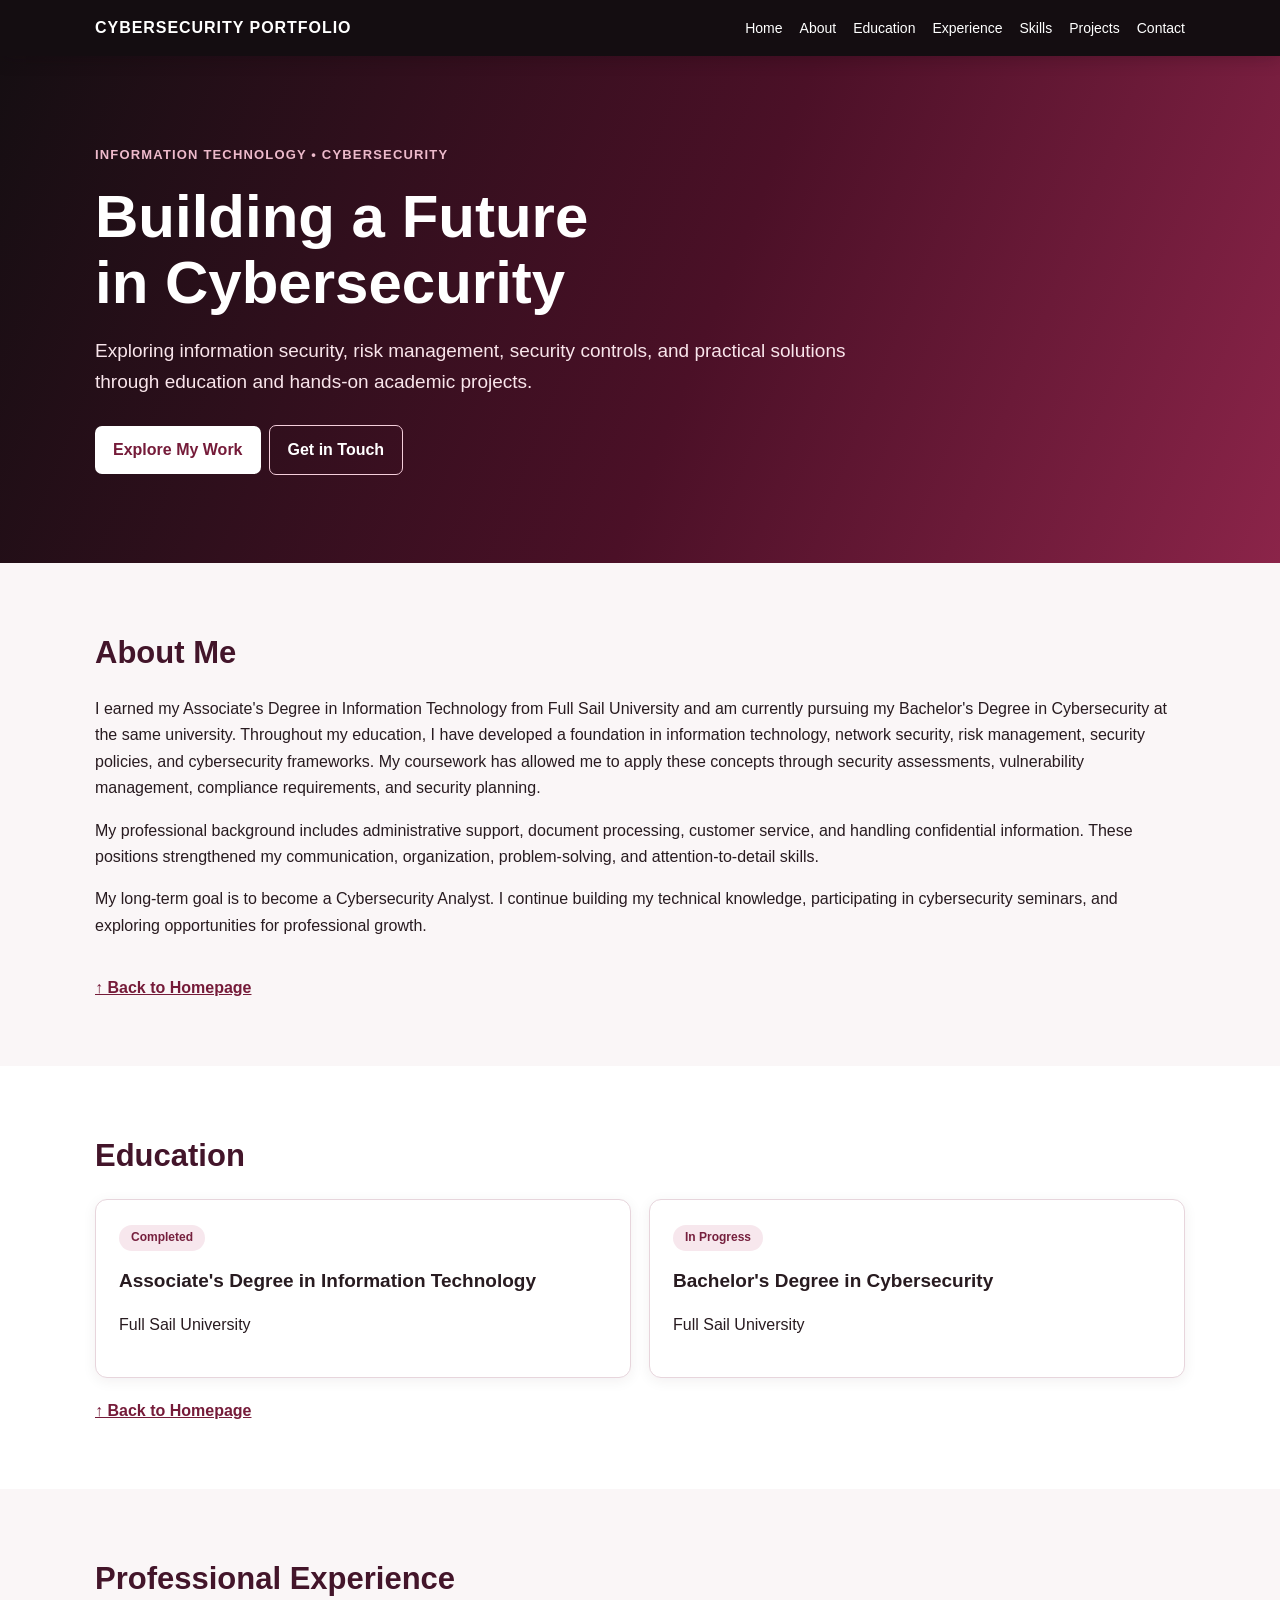
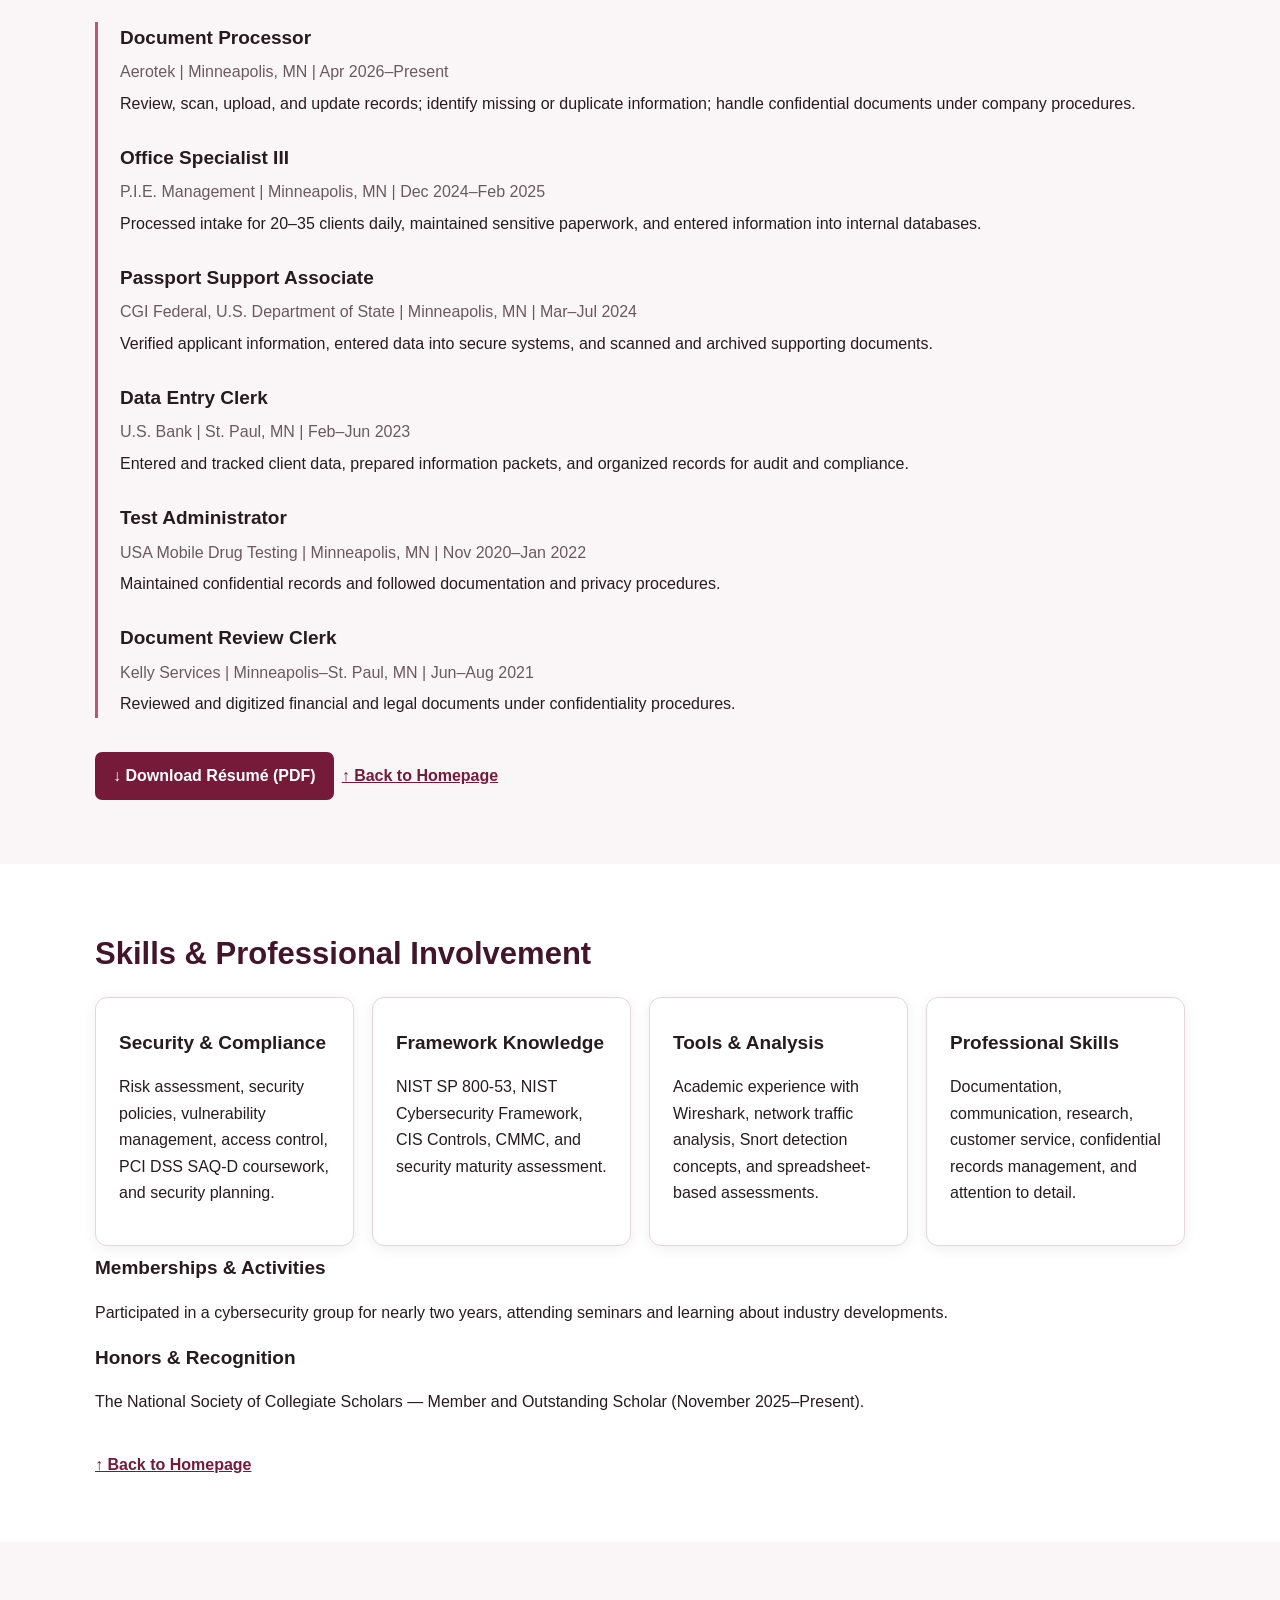
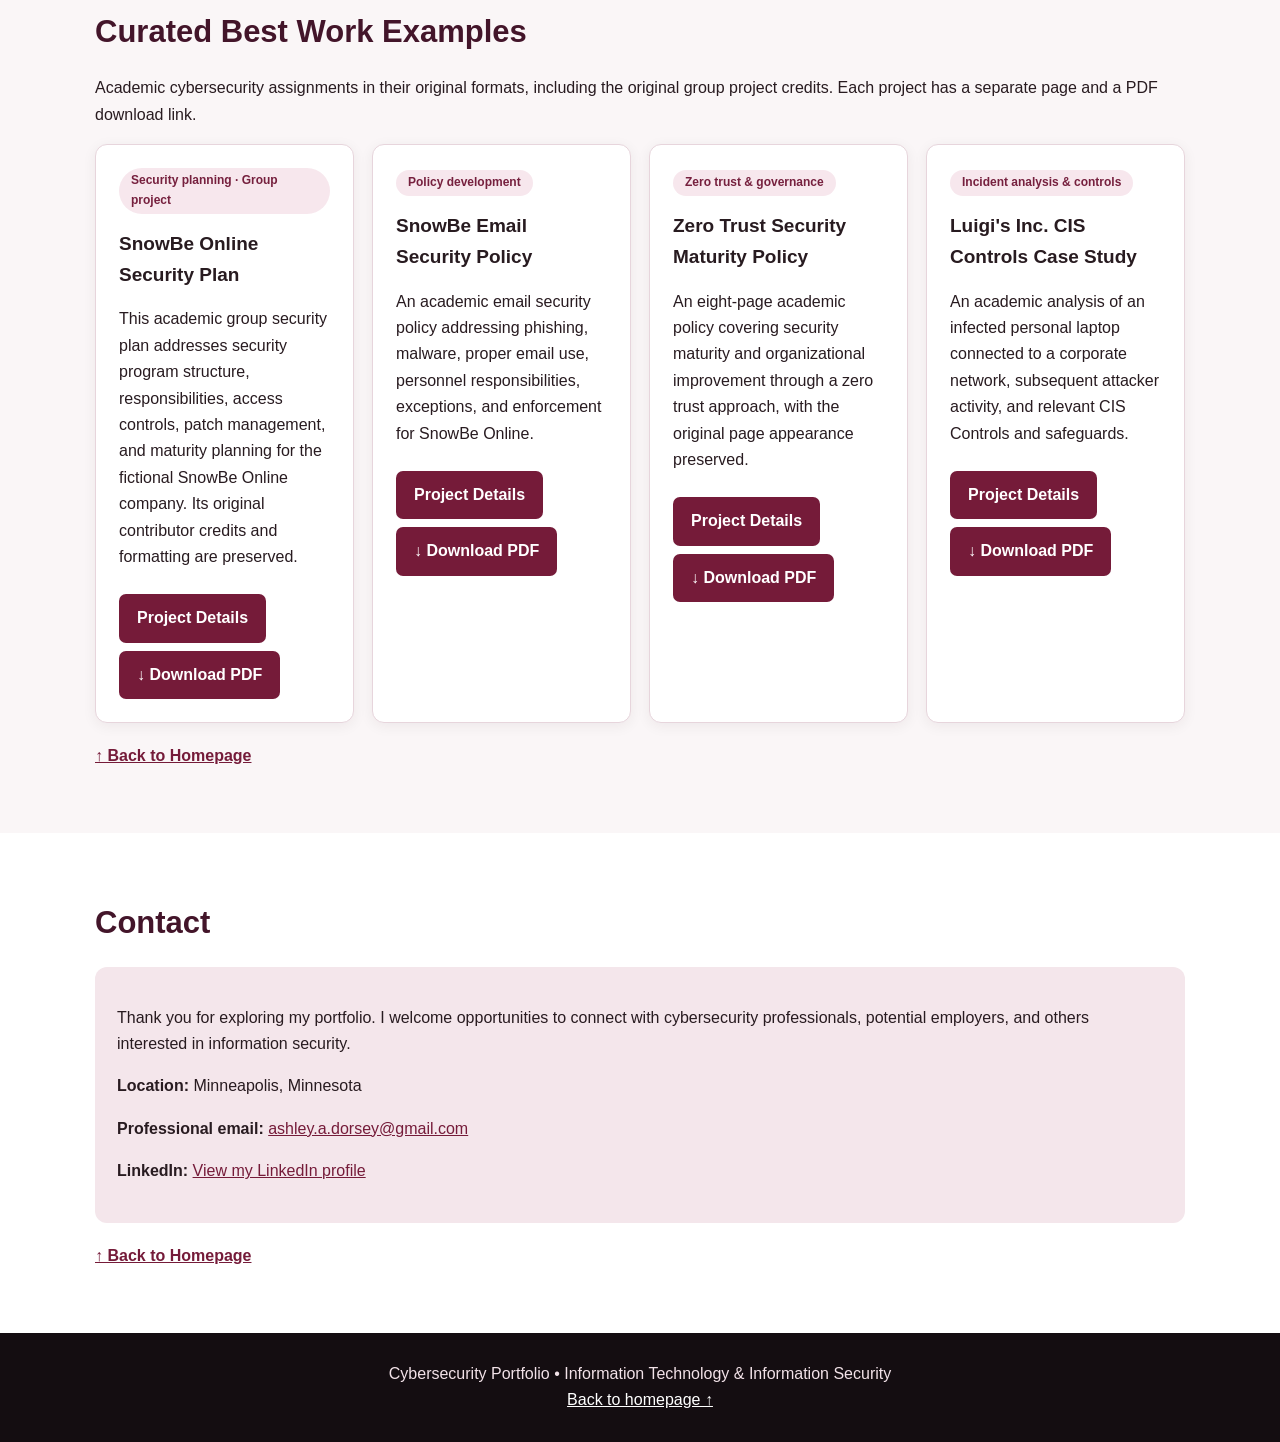
<file: index.html>
<!doctype html><html lang="en"><head><meta charset="utf-8"><meta name="viewport" content="width=device-width, initial-scale=1"><meta name="description" content="Cybersecurity portfolio featuring education, security planning, risk assessment, CIS Controls, and professional experience."><title>Home | Cybersecurity Portfolio</title><link rel="stylesheet" href="style.css"></head><body><header class="sitehead"><div class="container nav"><a class="brand" href="index.html#home">CYBERSECURITY PORTFOLIO</a><nav class="links" aria-label="Site navigation"><a href="index.html#home">Home</a><a href="index.html#about">About</a><a href="index.html#education">Education</a><a href="index.html#experience">Experience</a><a href="index.html#skills">Skills</a><a href="index.html#projects">Projects</a><a href="index.html#contact">Contact</a></nav></div></header><main><div id="home" class="hero"><div class="container"><div class="eyebrow">Information Technology • Cybersecurity</div><h1>Building a Future<br>in Cybersecurity</h1><p>Exploring information security, risk management, security controls, and practical solutions through education and hands-on academic projects.</p><a class="action" href="#projects">Explore My Work</a><a class="action secondary" href="#contact">Get in Touch</a></div></div>
<section id="about" class="section"><div class="container"><h2>About Me</h2><p>I earned my Associate's Degree in Information Technology from Full Sail University and am currently pursuing my Bachelor's Degree in Cybersecurity at the same university. Throughout my education, I have developed a foundation in information technology, network security, risk management, security policies, and cybersecurity frameworks. My coursework has allowed me to apply these concepts through security assessments, vulnerability management, compliance requirements, and security planning.</p><p>My professional background includes administrative support, document processing, customer service, and handling confidential information. These positions strengthened my communication, organization, problem-solving, and attention-to-detail skills.</p><p>My long-term goal is to become a Cybersecurity Analyst. I continue building my technical knowledge, participating in cybersecurity seminars, and exploring opportunities for professional growth.</p><a class="back" href="#home">↑ Back to Homepage</a></div></section>
<section id="education" class="section"><div class="container"><h2>Education</h2><div class="cards"><div class="card"><span class="tag">Completed</span><h3>Associate's Degree in Information Technology</h3><p>Full Sail University</p></div><div class="card"><span class="tag">In Progress</span><h3>Bachelor's Degree in Cybersecurity</h3><p>Full Sail University</p></div></div><a class="back" href="#home">↑ Back to Homepage</a></div></section>
<section id="experience" class="section"><div class="container"><h2>Professional Experience</h2><div class="timeline"><article><h3>Document Processor</h3><p class="muted">Aerotek | Minneapolis, MN | Apr 2026–Present</p><p>Review, scan, upload, and update records; identify missing or duplicate information; handle confidential documents under company procedures.</p></article><article><h3>Office Specialist III</h3><p class="muted">P.I.E. Management | Minneapolis, MN | Dec 2024–Feb 2025</p><p>Processed intake for 20–35 clients daily, maintained sensitive paperwork, and entered information into internal databases.</p></article><article><h3>Passport Support Associate</h3><p class="muted">CGI Federal, U.S. Department of State | Minneapolis, MN | Mar–Jul 2024</p><p>Verified applicant information, entered data into secure systems, and scanned and archived supporting documents.</p></article><article><h3>Data Entry Clerk</h3><p class="muted">U.S. Bank | St. Paul, MN | Feb–Jun 2023</p><p>Entered and tracked client data, prepared information packets, and organized records for audit and compliance.</p></article><article><h3>Test Administrator</h3><p class="muted">USA Mobile Drug Testing | Minneapolis, MN | Nov 2020–Jan 2022</p><p>Maintained confidential records and followed documentation and privacy procedures.</p></article><article><h3>Document Review Clerk</h3><p class="muted">Kelly Services | Minneapolis–St. Paul, MN | Jun–Aug 2021</p><p>Reviewed and digitized financial and legal documents under confidentiality procedures.</p></article></div><a class="download" href="Ashley_Dorsey_Resume.pdf" download>↓ Download Résumé (PDF)</a><a class="back" href="#home">↑ Back to Homepage</a></div></section>
<section id="skills" class="section"><div class="container"><h2>Skills &amp; Professional Involvement</h2><div class="cards"><div class="card"><h3>Security &amp; Compliance</h3><p>Risk assessment, security policies, vulnerability management, access control, PCI DSS SAQ-D coursework, and security planning.</p></div><div class="card"><h3>Framework Knowledge</h3><p>NIST SP 800-53, NIST Cybersecurity Framework, CIS Controls, CMMC, and security maturity assessment.</p></div><div class="card"><h3>Tools &amp; Analysis</h3><p>Academic experience with Wireshark, network traffic analysis, Snort detection concepts, and spreadsheet-based assessments.</p></div><div class="card"><h3>Professional Skills</h3><p>Documentation, communication, research, customer service, confidential records management, and attention to detail.</p></div></div><h3>Memberships &amp; Activities</h3><p>Participated in a cybersecurity group for nearly two years, attending seminars and learning about industry developments.</p><h3>Honors &amp; Recognition</h3><p>The National Society of Collegiate Scholars — Member and Outstanding Scholar (November 2025–Present).</p><a class="back" href="#home">↑ Back to Homepage</a></div></section>
<section id="projects" class="section"><div class="container"><h2>Curated Best Work Examples</h2><p>Academic cybersecurity assignments in their original formats, including the original group project credits. Each project has a separate page and a PDF download link.</p><div class="cards"><article class="card"><span class="tag">Security planning · Group project</span><h3>SnowBe Online Security Plan</h3><p>This academic group security plan addresses security program structure, responsibilities, access controls, patch management, and maturity planning for the fictional SnowBe Online company. Its original contributor credits and formatting are preserved.</p><a class="action" href="snowbe-security-plan.html">Project Details</a><a class="download" href="SnowBe_Security_Plan_Clean.pdf" download>↓ Download PDF</a></article><article class="card"><span class="tag">Policy development</span><h3>SnowBe Email Security Policy</h3><p>An academic email security policy addressing phishing, malware, proper email use, personnel responsibilities, exceptions, and enforcement for SnowBe Online.</p><a class="action" href="email-security-policy.html">Project Details</a><a class="download" href="SnowBe_Email_Security_Policy_Clean.pdf" download>↓ Download PDF</a></article><article class="card"><span class="tag">Zero trust & governance</span><h3>Zero Trust Security Maturity Policy</h3><p>An eight-page academic policy covering security maturity and organizational improvement through a zero trust approach, with the original page appearance preserved.</p><a class="action" href="zero-trust-maturity-policy.html">Project Details</a><a class="download" href="Zero_Trust_Security_Maturity_Policy_Clean.pdf" download>↓ Download PDF</a></article><article class="card"><span class="tag">Incident analysis & controls</span><h3>Luigi's Inc. CIS Controls Case Study</h3><p>An academic analysis of an infected personal laptop connected to a corporate network, subsequent attacker activity, and relevant CIS Controls and safeguards.</p><a class="action" href="luigis-case-study.html">Project Details</a><a class="download" href="Luigis_CIS_Controls_Case_Study_Clean.pdf" download>↓ Download PDF</a></article></div><a class="back" href="#home">↑ Back to Homepage</a></div></section>
<section id="contact" class="section"><div class="container"><h2>Contact</h2><div class="contact"><p>Thank you for exploring my portfolio. I welcome opportunities to connect with cybersecurity professionals, potential employers, and others interested in information security.</p><p><strong>Location:</strong> Minneapolis, Minnesota</p><p><strong>Professional email:</strong> <a href="mailto:ashley.a.dorsey@gmail.com">ashley.a.dorsey@gmail.com</a></p><p><strong>LinkedIn:</strong> <a href="https://www.linkedin.com/in/ashley-d888" target="_blank" rel="noopener noreferrer">View my LinkedIn profile</a></p></div><a class="back" href="#home">↑ Back to Homepage</a></div></section></main><footer class="sitefoot">Cybersecurity Portfolio • Information Technology &amp; Information Security<br><a href="index.html#home">Back to homepage ↑</a></footer></body></html>
</file>
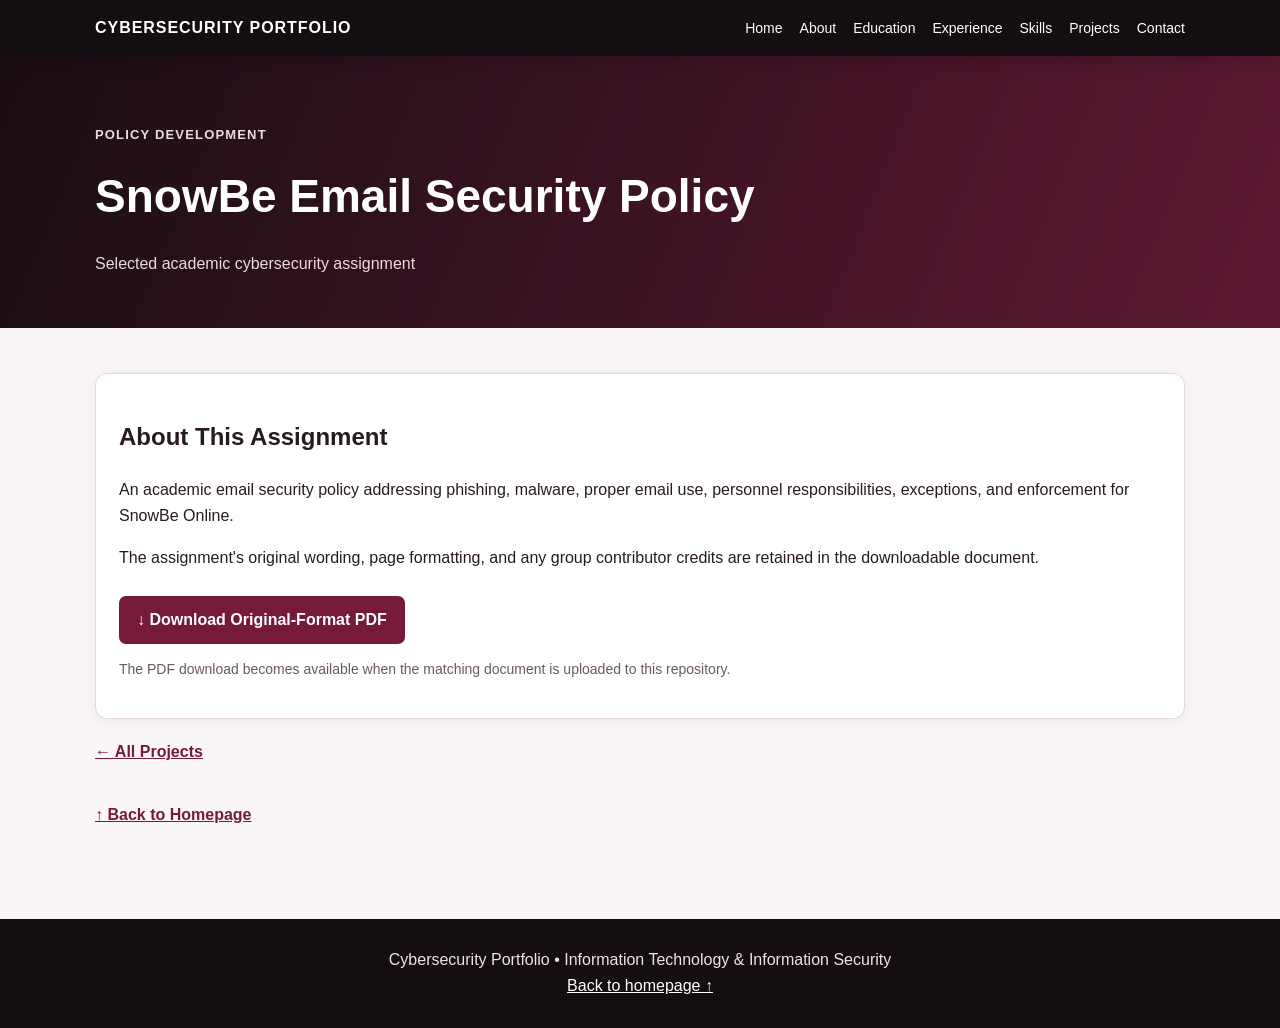
<file: email-security-policy.html>
<!doctype html><html lang="en"><head><meta charset="utf-8"><meta name="viewport" content="width=device-width, initial-scale=1"><meta name="description" content="Cybersecurity portfolio featuring education, security planning, risk assessment, CIS Controls, and professional experience."><title>SnowBe Email Security Policy | Cybersecurity Portfolio</title><link rel="stylesheet" href="style.css"></head><body><header class="sitehead"><div class="container nav"><a class="brand" href="index.html#home">CYBERSECURITY PORTFOLIO</a><nav class="links" aria-label="Site navigation"><a href="index.html#home">Home</a><a href="index.html#about">About</a><a href="index.html#education">Education</a><a href="index.html#experience">Experience</a><a href="index.html#skills">Skills</a><a href="index.html#projects">Projects</a><a href="index.html#contact">Contact</a></nav></div></header><main><section class="projecthero"><div class="container"><p class="eyebrow">Policy development</p><h1>SnowBe Email Security Policy</h1><p>Selected academic cybersecurity assignment</p></div></section><section class="projectarea"><div class="container"><div class="card"><h2>About This Assignment</h2><p>An academic email security policy addressing phishing, malware, proper email use, personnel responsibilities, exceptions, and enforcement for SnowBe Online.</p><p>The assignment's original wording, page formatting, and any group contributor credits are retained in the downloadable document.</p><a class="download" href="SnowBe_Email_Security_Policy_Clean.pdf" download>↓ Download Original-Format PDF</a><p class="small muted">The PDF download becomes available when the matching document is uploaded to this repository.</p></div><a class="back" href="index.html#projects">← All Projects</a><p><a class="back" href="index.html#home">↑ Back to Homepage</a></p></div></section></main><footer class="sitefoot">Cybersecurity Portfolio • Information Technology &amp; Information Security<br><a href="index.html#home">Back to homepage ↑</a></footer></body></html>
</file>
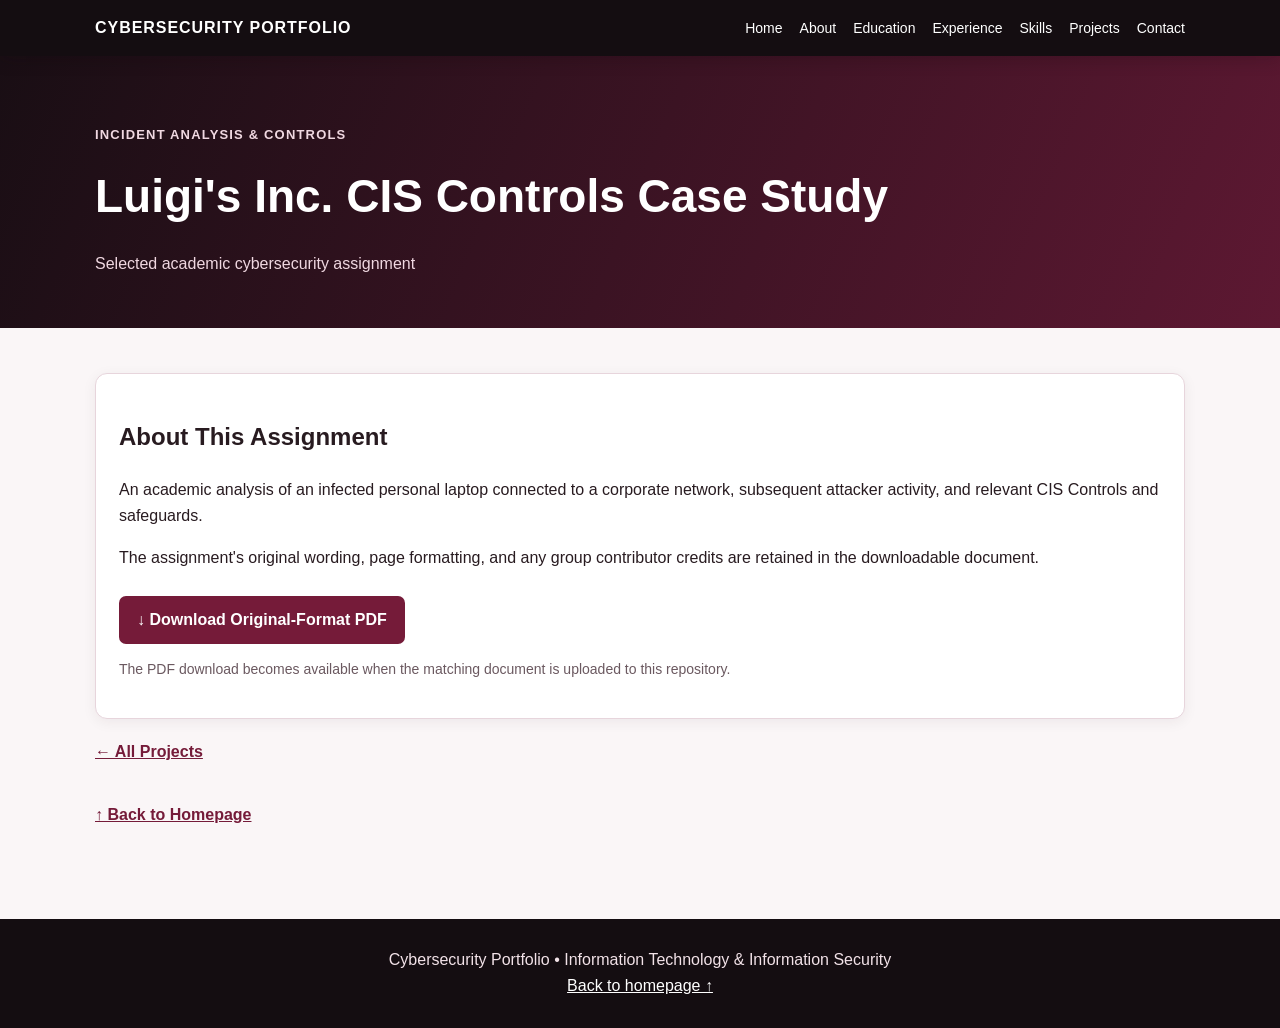
<file: luigis-case-study.html>
<!doctype html><html lang="en"><head><meta charset="utf-8"><meta name="viewport" content="width=device-width, initial-scale=1"><meta name="description" content="Cybersecurity portfolio featuring education, security planning, risk assessment, CIS Controls, and professional experience."><title>Luigi's Inc. CIS Controls Case Study | Cybersecurity Portfolio</title><link rel="stylesheet" href="style.css"></head><body><header class="sitehead"><div class="container nav"><a class="brand" href="index.html#home">CYBERSECURITY PORTFOLIO</a><nav class="links" aria-label="Site navigation"><a href="index.html#home">Home</a><a href="index.html#about">About</a><a href="index.html#education">Education</a><a href="index.html#experience">Experience</a><a href="index.html#skills">Skills</a><a href="index.html#projects">Projects</a><a href="index.html#contact">Contact</a></nav></div></header><main><section class="projecthero"><div class="container"><p class="eyebrow">Incident analysis & controls</p><h1>Luigi's Inc. CIS Controls Case Study</h1><p>Selected academic cybersecurity assignment</p></div></section><section class="projectarea"><div class="container"><div class="card"><h2>About This Assignment</h2><p>An academic analysis of an infected personal laptop connected to a corporate network, subsequent attacker activity, and relevant CIS Controls and safeguards.</p><p>The assignment's original wording, page formatting, and any group contributor credits are retained in the downloadable document.</p><a class="download" href="Luigis_CIS_Controls_Case_Study_Clean.pdf" download>↓ Download Original-Format PDF</a><p class="small muted">The PDF download becomes available when the matching document is uploaded to this repository.</p></div><a class="back" href="index.html#projects">← All Projects</a><p><a class="back" href="index.html#home">↑ Back to Homepage</a></p></div></section></main><footer class="sitefoot">Cybersecurity Portfolio • Information Technology &amp; Information Security<br><a href="index.html#home">Back to homepage ↑</a></footer></body></html>
</file>
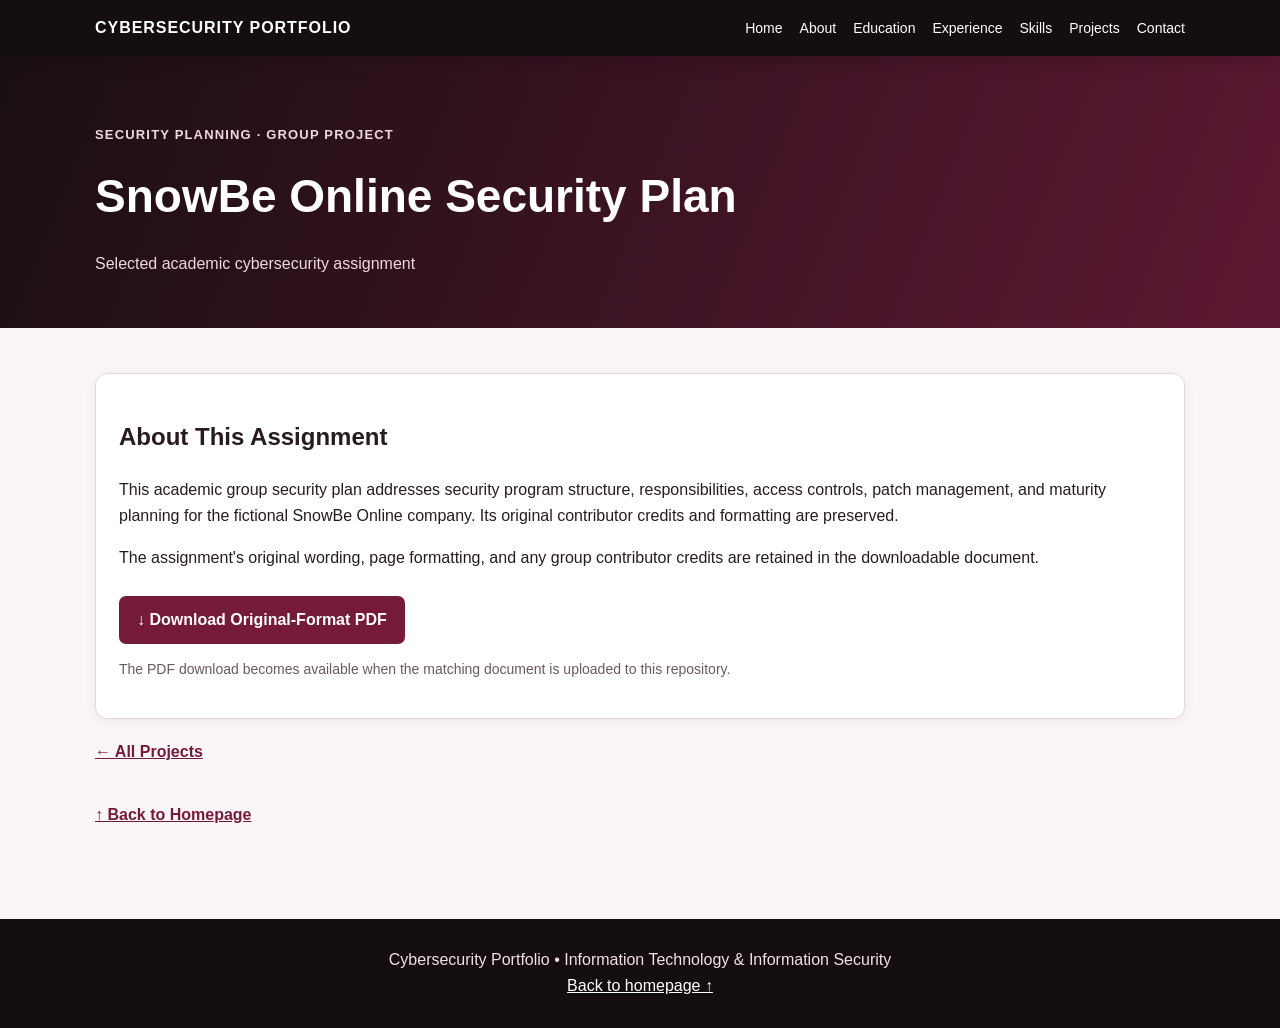
<file: snowbe-security-plan.html>
<!doctype html><html lang="en"><head><meta charset="utf-8"><meta name="viewport" content="width=device-width, initial-scale=1"><meta name="description" content="Cybersecurity portfolio featuring education, security planning, risk assessment, CIS Controls, and professional experience."><title>SnowBe Online Security Plan | Cybersecurity Portfolio</title><link rel="stylesheet" href="style.css"></head><body><header class="sitehead"><div class="container nav"><a class="brand" href="index.html#home">CYBERSECURITY PORTFOLIO</a><nav class="links" aria-label="Site navigation"><a href="index.html#home">Home</a><a href="index.html#about">About</a><a href="index.html#education">Education</a><a href="index.html#experience">Experience</a><a href="index.html#skills">Skills</a><a href="index.html#projects">Projects</a><a href="index.html#contact">Contact</a></nav></div></header><main><section class="projecthero"><div class="container"><p class="eyebrow">Security planning · Group project</p><h1>SnowBe Online Security Plan</h1><p>Selected academic cybersecurity assignment</p></div></section><section class="projectarea"><div class="container"><div class="card"><h2>About This Assignment</h2><p>This academic group security plan addresses security program structure, responsibilities, access controls, patch management, and maturity planning for the fictional SnowBe Online company. Its original contributor credits and formatting are preserved.</p><p>The assignment's original wording, page formatting, and any group contributor credits are retained in the downloadable document.</p><a class="download" href="SnowBe_Security_Plan_Clean.pdf" download>↓ Download Original-Format PDF</a><p class="small muted">The PDF download becomes available when the matching document is uploaded to this repository.</p></div><a class="back" href="index.html#projects">← All Projects</a><p><a class="back" href="index.html#home">↑ Back to Homepage</a></p></div></section></main><footer class="sitefoot">Cybersecurity Portfolio • Information Technology &amp; Information Security<br><a href="index.html#home">Back to homepage ↑</a></footer></body></html>
</file>
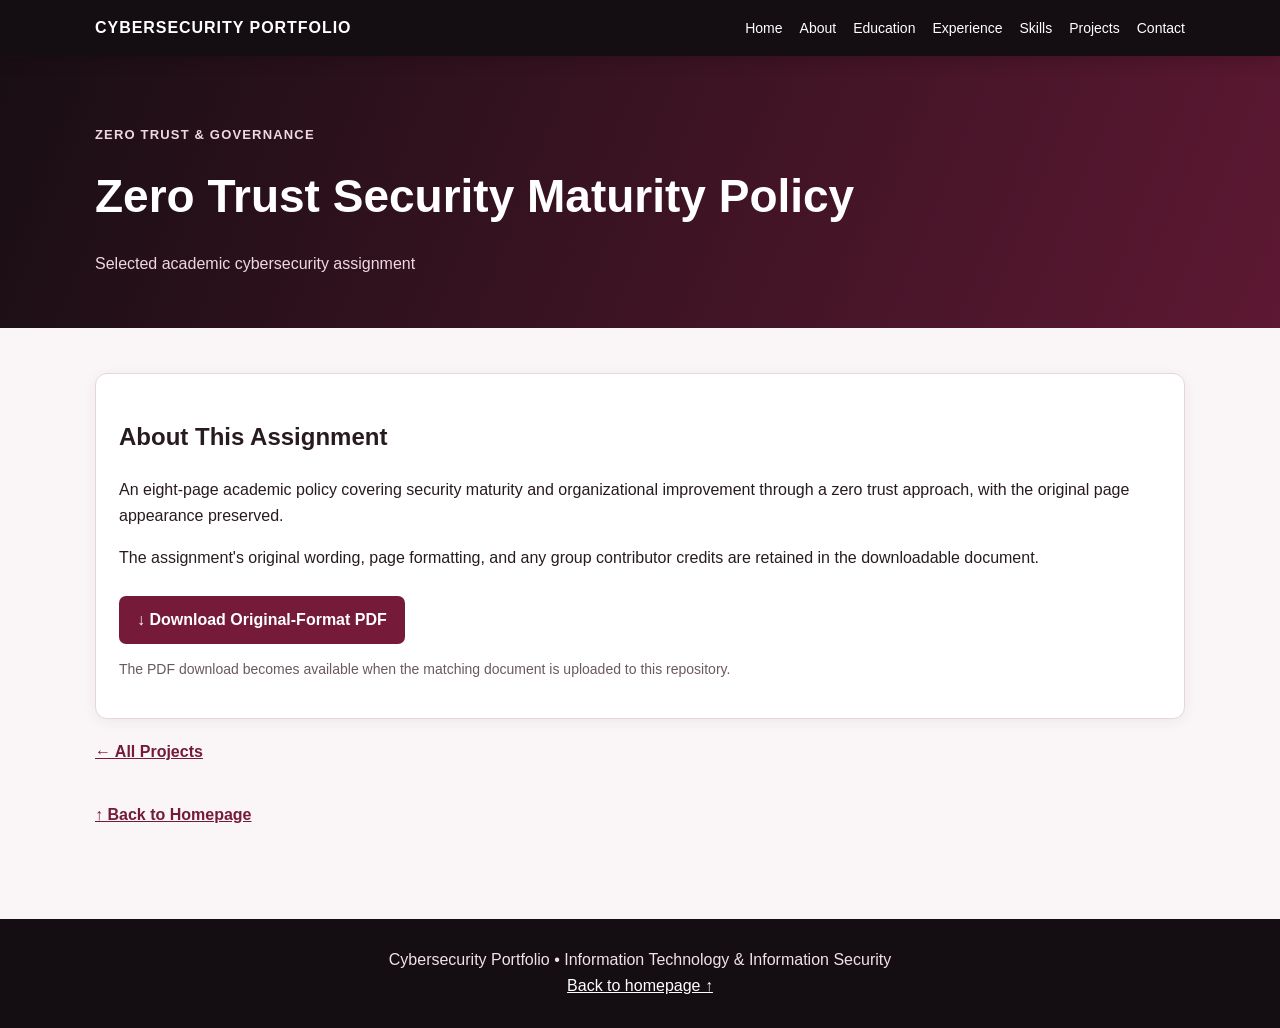
<file: zero-trust-maturity-policy.html>
<!doctype html><html lang="en"><head><meta charset="utf-8"><meta name="viewport" content="width=device-width, initial-scale=1"><meta name="description" content="Cybersecurity portfolio featuring education, security planning, risk assessment, CIS Controls, and professional experience."><title>Zero Trust Security Maturity Policy | Cybersecurity Portfolio</title><link rel="stylesheet" href="style.css"></head><body><header class="sitehead"><div class="container nav"><a class="brand" href="index.html#home">CYBERSECURITY PORTFOLIO</a><nav class="links" aria-label="Site navigation"><a href="index.html#home">Home</a><a href="index.html#about">About</a><a href="index.html#education">Education</a><a href="index.html#experience">Experience</a><a href="index.html#skills">Skills</a><a href="index.html#projects">Projects</a><a href="index.html#contact">Contact</a></nav></div></header><main><section class="projecthero"><div class="container"><p class="eyebrow">Zero trust & governance</p><h1>Zero Trust Security Maturity Policy</h1><p>Selected academic cybersecurity assignment</p></div></section><section class="projectarea"><div class="container"><div class="card"><h2>About This Assignment</h2><p>An eight-page academic policy covering security maturity and organizational improvement through a zero trust approach, with the original page appearance preserved.</p><p>The assignment's original wording, page formatting, and any group contributor credits are retained in the downloadable document.</p><a class="download" href="Zero_Trust_Security_Maturity_Policy_Clean.pdf" download>↓ Download Original-Format PDF</a><p class="small muted">The PDF download becomes available when the matching document is uploaded to this repository.</p></div><a class="back" href="index.html#projects">← All Projects</a><p><a class="back" href="index.html#home">↑ Back to Homepage</a></p></div></section></main><footer class="sitefoot">Cybersecurity Portfolio • Information Technology &amp; Information Security<br><a href="index.html#home">Back to homepage ↑</a></footer></body></html>
</file>
<file: style.css>
:root{--dark:#140d11;--burgundy:#751b39;--accent:#a52b52;--bg:#faf6f7;--ink:#281b20;--muted:#6b5960;--line:#e7d5dc}*{box-sizing:border-box}html{scroll-behavior:smooth}body{margin:0;color:var(--ink);background:var(--bg);font:16px/1.65 Arial,Helvetica,sans-serif}a{color:var(--burgundy)}a:focus-visible{outline:3px solid #ecb54a;outline-offset:3px}.container{width:min(1090px,92%);margin:auto}.sitehead{background:var(--dark);color:white;position:sticky;top:0;z-index:10;box-shadow:0 3px 16px #11080d35}.nav{display:flex;flex-wrap:wrap;justify-content:space-between;align-items:center;gap:12px;padding:15px 0}.brand{font-weight:800;letter-spacing:.06em;color:#fff;text-decoration:none}.links{display:flex;flex-wrap:wrap;gap:17px}.links a{color:#fff;font-size:14px;text-decoration:none}.links a:hover{color:#f7bfd0}.hero{background:linear-gradient(112deg,#150e12,#4b1027 55%,#8b2449);color:white;padding:88px 0}.eyebrow{font-weight:700;letter-spacing:.09em;text-transform:uppercase;color:#edbacb;font-size:13px}.hero h1{font-size:clamp(36px,5vw,60px);line-height:1.1;margin:18px 0}.hero p{max-width:780px;font-size:19px;color:#f9e5eb}.action,.download{display:inline-block;padding:11px 18px;margin:8px 8px 0 0;background:var(--burgundy);color:#fff;border-radius:7px;text-decoration:none;font-weight:700}.hero .action{background:#fff;color:var(--burgundy)}.hero .action.secondary{background:transparent;border:1px solid #f5cedb;color:#fff}.action:hover,.download:hover{background:#a52b52;color:#fff}.section{padding:64px 0;scroll-margin-top:85px}.section:nth-of-type(even){background:#fff}.section h2{font-size:31px;color:#43152a;margin:0 0 18px}.section h3{font-size:19px;margin:6px 0}.muted{color:var(--muted)}.cards{display:grid;grid-template-columns:repeat(auto-fit,minmax(240px,1fr));gap:18px}.card{background:#fff;border:1px solid var(--line);border-radius:12px;padding:23px;box-shadow:0 3px 14px #2b0a1810}.tag{display:inline-block;background:#f7e7ed;color:#76203e;border-radius:50px;padding:3px 12px;font-weight:700;font-size:12px;margin-bottom:8px}.timeline{border-left:3px solid #b75a78;padding-left:22px}.timeline article{margin:0 0 25px}.timeline p{margin:5px 0}.back{display:inline-block;margin-top:20px;font-weight:700}.contact{background:#f4e6eb;padding:22px;border-radius:12px}.sitefoot{background:var(--dark);color:#f2e2e8;text-align:center;padding:28px}.sitefoot a{color:#fff}.projecthero{padding:55px 0 35px;background:linear-gradient(112deg,#190e14,#5d1832);color:#fff}.projecthero h1{font-size:clamp(31px,4.5vw,46px);margin:8px 0}.projecthero p{color:#f0d8e1}.projectarea{padding:45px 0 75px}.notice{border-left:4px solid var(--burgundy);background:#fff;padding:14px 18px;border-radius:6px}.small{font-size:14px}@media(max-width:650px){.hero{padding:60px 0}.section{padding:44px 0}.links{gap:11px}.links a{font-size:13px}}
</file>
